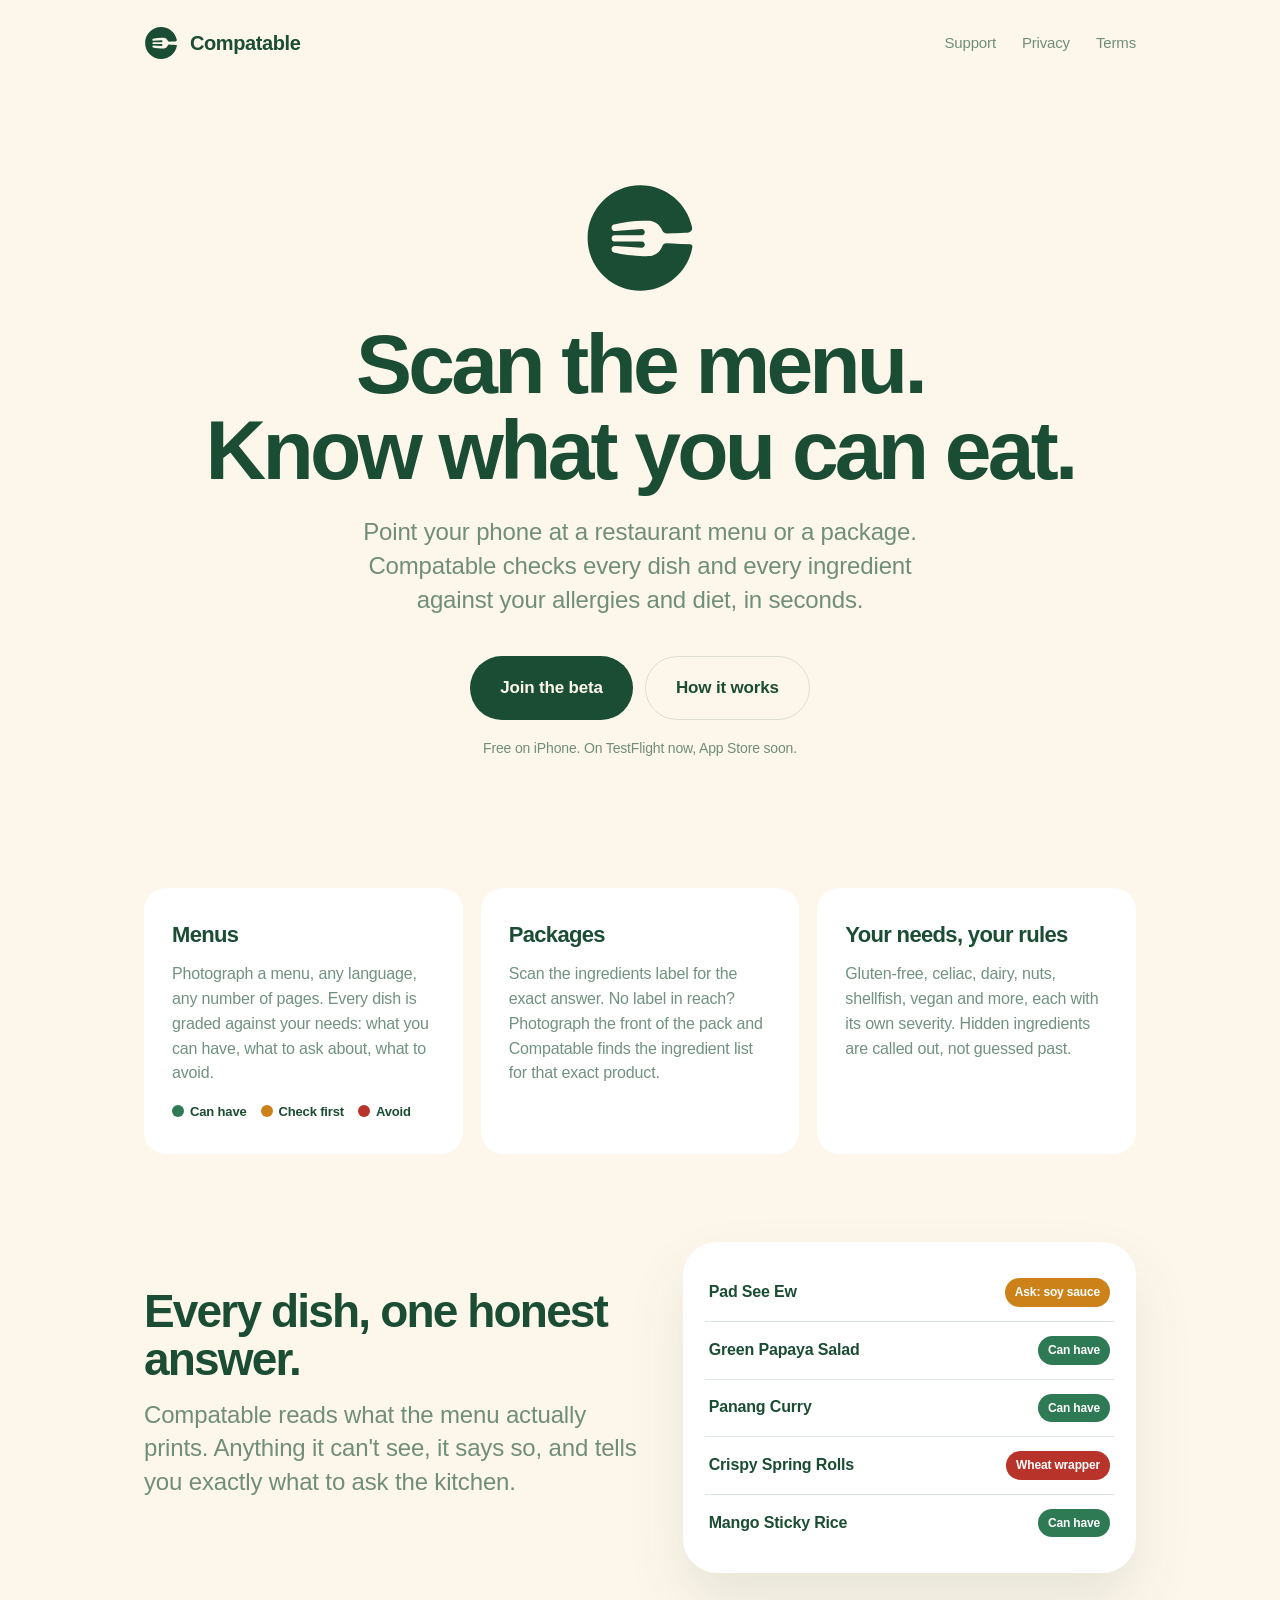
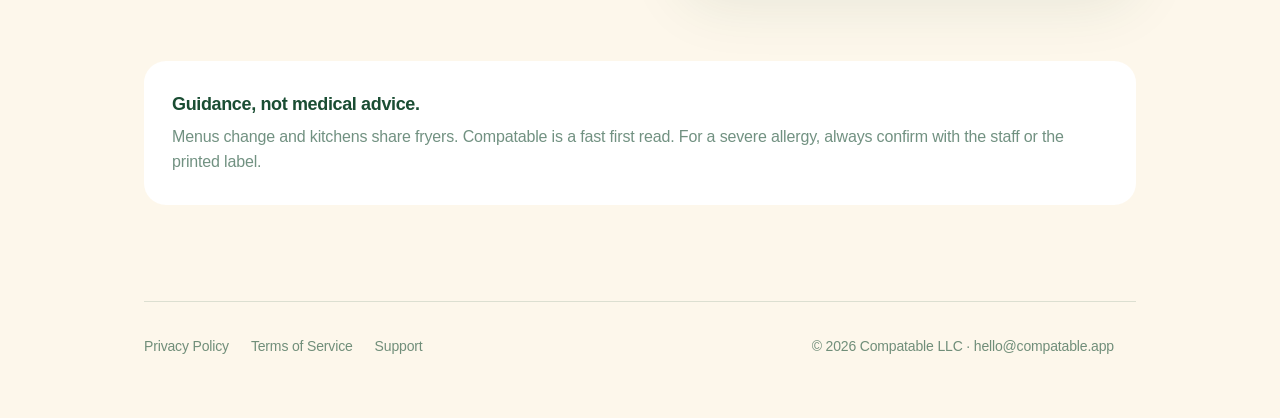
<file: index.html>
<!DOCTYPE html>
<html lang="en">
<head>
<meta charset="utf-8">
<meta name="viewport" content="width=device-width, initial-scale=1">
<title>Compatable</title>
<meta name="description" content="Scan a restaurant menu or a package and check every ingredient against your allergies and diet.">
<link rel="stylesheet" href="style.css">
<link rel="icon" href="favicon.svg" type="image/svg+xml">
</head>
<body>
<div class="wrap">
<header class="top">
  <a class="brand" href="/"><svg class="mark" viewBox="-12 -12 418 421" aria-hidden="true"><path fill="currentColor" d="M198.445 0C294.351 0 374.367 68.0342 392.863 158.473C395.002 168.935 386.819 178.306 376.148 178.723L367.674 179.115L331.804 180.427L322.084 180.881L298.651 181.78C290.096 182.108 283.095 176.265 279.748 168.385C271.476 148.898 252.922 135.293 231.57 133.781C224.228 133.257 217.253 133.589 209.894 133.781C172.541 134.769 135.653 139.278 99.2744 147.396C94.1339 148.54 90.9754 152.761 90.335 157.602C89.9314 160.651 90.4405 163.911 92.002 166.401C94.6161 170.596 98.7567 172.273 103.748 171.924L203.429 164.994C209.92 164.54 214.92 170.561 215.069 176.424C215.21 181.938 210.674 188.3 204.306 188.317L101.187 188.579C96.3355 188.597 92.4319 192.153 91.0547 196.182C89.7651 199.965 90.1595 203.487 92.3613 206.834C94.0105 209.351 97.2302 211.867 101.143 211.867L203.902 212.033C210.376 212.042 215.262 218.15 215.078 223.979C214.894 229.807 209.867 235.81 203.367 235.355L103.783 228.461C97.8795 228.059 92.7475 230.769 90.9316 236.309C88.6862 243.151 91.7391 251.303 99.2656 253.024C116.231 256.913 133.109 260.242 150.549 262.095L173.638 264.542L181.884 265.337L208.543 266.639C216.447 267.023 224.096 267.215 231.974 266.612C254.229 264.9 273.239 250.246 280.73 229.519C283.104 222.954 289.134 218.348 296.112 218.545L296.337 218.552H296.328L321.312 219.539L348.69 220.667L385.324 222.108C390.771 222.292 394.911 227.11 393.983 232.48C377.843 325.862 296.439 396.89 198.445 396.89C88.8474 396.89 0.000263564 308.043 0 198.445C0 88.8472 88.8473 6.60518e-05 198.445 0Z"/></svg>Compatable</a>
  <nav><a href="/support.html">Support</a><a href="/privacy.html">Privacy</a><a href="/terms.html">Terms</a></nav>
</header>

<section class="hero">
  <svg class="mark" viewBox="-12 -12 418 421" aria-hidden="true"><path fill="currentColor" d="M198.445 0C294.351 0 374.367 68.0342 392.863 158.473C395.002 168.935 386.819 178.306 376.148 178.723L367.674 179.115L331.804 180.427L322.084 180.881L298.651 181.78C290.096 182.108 283.095 176.265 279.748 168.385C271.476 148.898 252.922 135.293 231.57 133.781C224.228 133.257 217.253 133.589 209.894 133.781C172.541 134.769 135.653 139.278 99.2744 147.396C94.1339 148.54 90.9754 152.761 90.335 157.602C89.9314 160.651 90.4405 163.911 92.002 166.401C94.6161 170.596 98.7567 172.273 103.748 171.924L203.429 164.994C209.92 164.54 214.92 170.561 215.069 176.424C215.21 181.938 210.674 188.3 204.306 188.317L101.187 188.579C96.3355 188.597 92.4319 192.153 91.0547 196.182C89.7651 199.965 90.1595 203.487 92.3613 206.834C94.0105 209.351 97.2302 211.867 101.143 211.867L203.902 212.033C210.376 212.042 215.262 218.15 215.078 223.979C214.894 229.807 209.867 235.81 203.367 235.355L103.783 228.461C97.8795 228.059 92.7475 230.769 90.9316 236.309C88.6862 243.151 91.7391 251.303 99.2656 253.024C116.231 256.913 133.109 260.242 150.549 262.095L173.638 264.542L181.884 265.337L208.543 266.639C216.447 267.023 224.096 267.215 231.974 266.612C254.229 264.9 273.239 250.246 280.73 229.519C283.104 222.954 289.134 218.348 296.112 218.545L296.337 218.552H296.328L321.312 219.539L348.69 220.667L385.324 222.108C390.771 222.292 394.911 227.11 393.983 232.48C377.843 325.862 296.439 396.89 198.445 396.89C88.8474 396.89 0.000263564 308.043 0 198.445C0 88.8472 88.8473 6.60518e-05 198.445 0Z"/></svg>
  <h1>Scan the menu.<br>Know what you can eat.</h1>
  <p class="lede">Point your phone at a restaurant menu or a package. Compatable checks every dish and every ingredient against your allergies and diet, in seconds.</p>
  <div class="ctas"><a class="cta" href="/beta.html">Join the beta</a><a class="cta quiet" href="/support.html#how">How it works</a></div>
  <p class="note">Free on iPhone. On TestFlight now, App Store soon.</p>
</section>

<div class="grid">
  <div class="card">
    <h3>Menus</h3>
    <p>Photograph a menu, any language, any number of pages. Every dish is graded against your needs: what you can have, what to ask about, what to avoid.</p>
    <div class="verdicts"><span><span class="dot" style="background:var(--green)"></span>Can have</span><span><span class="dot" style="background:var(--amber)"></span>Check first</span><span><span class="dot" style="background:var(--red)"></span>Avoid</span></div>
  </div>
  <div class="card">
    <h3>Packages</h3>
    <p>Scan the ingredients label for the exact answer. No label in reach? Photograph the front of the pack and Compatable finds the ingredient list for that exact product.</p>
  </div>
  <div class="card">
    <h3>Your needs, your rules</h3>
    <p>Gluten-free, celiac, dairy, nuts, shellfish, vegan and more, each with its own severity. Hidden ingredients are called out, not guessed past.</p>
  </div>
</div>

<section class="section">
  <div class="two">
    <div>
      <h2>Every dish, one honest answer.</h2>
      <p class="lede">Compatable reads what the menu actually prints. Anything it can't see, it says so, and tells you exactly what to ask the kitchen.</p>
    </div>
    <div class="phone">
      <div class="row"><span>Pad See Ew</span><span class="tag ask">Ask: soy sauce</span></div>
      <div class="row"><span>Green Papaya Salad</span><span class="tag ok">Can have</span></div>
      <div class="row"><span>Panang Curry</span><span class="tag ok">Can have</span></div>
      <div class="row"><span>Crispy Spring Rolls</span><span class="tag no">Wheat wrapper</span></div>
      <div class="row"><span>Mango Sticky Rice</span><span class="tag ok">Can have</span></div>
    </div>
  </div>
</section>

<div class="safety">
  <strong>Guidance, not medical advice.</strong>
  <p>Menus change and kitchens share fryers. Compatable is a fast first read. For a severe allergy, always confirm with the staff or the printed label.</p>
</div>

<footer>
  <div><a href="/privacy.html">Privacy Policy</a><a href="/terms.html">Terms of Service</a><a href="/support.html">Support</a></div>
  <div>&copy; 2026 Compatable LLC &middot; <a href="mailto:hello@compatable.app">hello@compatable.app</a></div>
</footer>
</div>
</body>
</html>
</file>
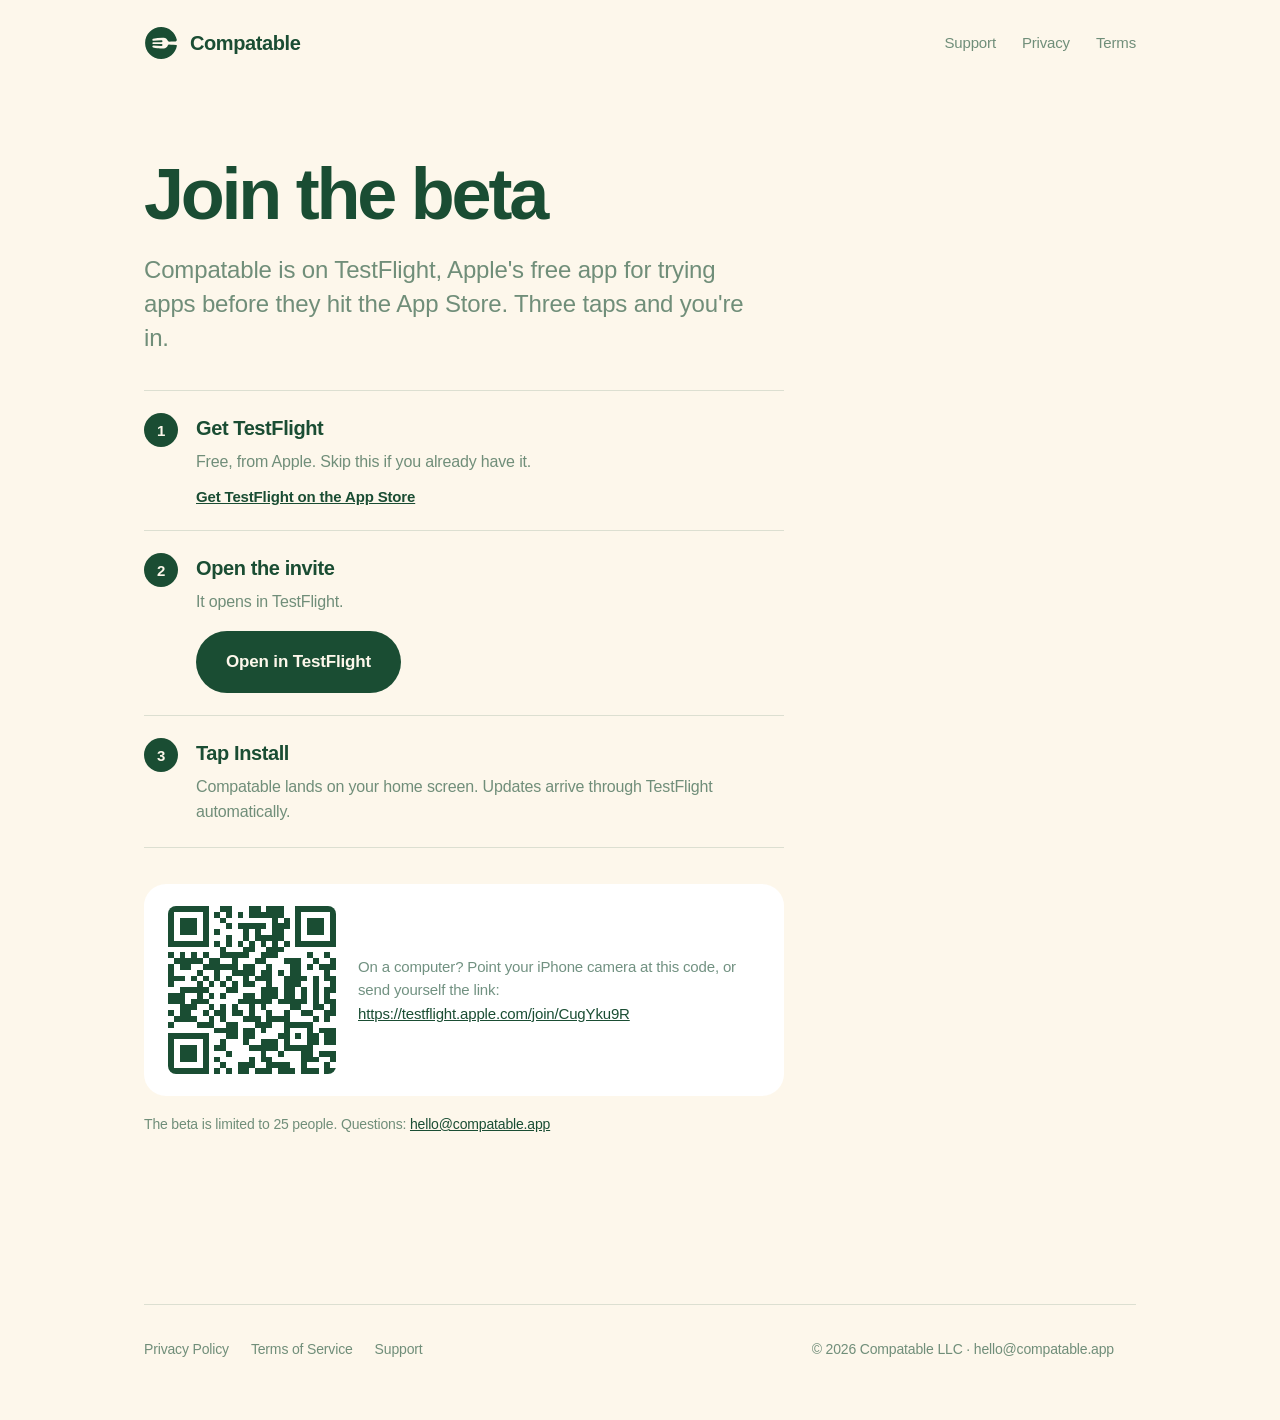
<file: beta.html>
<!DOCTYPE html>
<html lang="en">
<head>
<meta charset="utf-8">
<meta name="viewport" content="width=device-width, initial-scale=1">
<title>Compatable Beta</title>
<meta name="description" content="Scan a restaurant menu or a package and check every ingredient against your allergies and diet.">
<link rel="stylesheet" href="style.css">
<link rel="icon" href="favicon.svg" type="image/svg+xml">
</head>
<body>
<div class="wrap">
<header class="top">
  <a class="brand" href="/"><svg class="mark" viewBox="-12 -12 418 421" aria-hidden="true"><path fill="currentColor" d="M198.445 0C294.351 0 374.367 68.0342 392.863 158.473C395.002 168.935 386.819 178.306 376.148 178.723L367.674 179.115L331.804 180.427L322.084 180.881L298.651 181.78C290.096 182.108 283.095 176.265 279.748 168.385C271.476 148.898 252.922 135.293 231.57 133.781C224.228 133.257 217.253 133.589 209.894 133.781C172.541 134.769 135.653 139.278 99.2744 147.396C94.1339 148.54 90.9754 152.761 90.335 157.602C89.9314 160.651 90.4405 163.911 92.002 166.401C94.6161 170.596 98.7567 172.273 103.748 171.924L203.429 164.994C209.92 164.54 214.92 170.561 215.069 176.424C215.21 181.938 210.674 188.3 204.306 188.317L101.187 188.579C96.3355 188.597 92.4319 192.153 91.0547 196.182C89.7651 199.965 90.1595 203.487 92.3613 206.834C94.0105 209.351 97.2302 211.867 101.143 211.867L203.902 212.033C210.376 212.042 215.262 218.15 215.078 223.979C214.894 229.807 209.867 235.81 203.367 235.355L103.783 228.461C97.8795 228.059 92.7475 230.769 90.9316 236.309C88.6862 243.151 91.7391 251.303 99.2656 253.024C116.231 256.913 133.109 260.242 150.549 262.095L173.638 264.542L181.884 265.337L208.543 266.639C216.447 267.023 224.096 267.215 231.974 266.612C254.229 264.9 273.239 250.246 280.73 229.519C283.104 222.954 289.134 218.348 296.112 218.545L296.337 218.552H296.328L321.312 219.539L348.69 220.667L385.324 222.108C390.771 222.292 394.911 227.11 393.983 232.48C377.843 325.862 296.439 396.89 198.445 396.89C88.8474 396.89 0.000263564 308.043 0 198.445C0 88.8472 88.8473 6.60518e-05 198.445 0Z"/></svg>Compatable</a>
  <nav><a href="/support.html">Support</a><a href="/privacy.html">Privacy</a><a href="/terms.html">Terms</a></nav>
</header>


<section class="hero beta">
  <h1>Join the beta</h1>
  <p class="lede">Compatable is on TestFlight, Apple's free app for trying apps before they hit the App Store. Three taps and you're in.</p>
  <ol class="steps">
    <li><span class="n">1</span><div><strong>Get TestFlight</strong><span>Free, from Apple. Skip this if you already have it.</span><a class="mini" href="https://apps.apple.com/app/testflight/id899247664">Get TestFlight on the App Store</a></div></li>
    <li><span class="n">2</span><div><strong>Open the invite</strong><span>It opens in TestFlight.</span><a class="cta" href="https://testflight.apple.com/join/CugYku9R">Open in TestFlight</a></div></li>
    <li><span class="n">3</span><div><strong>Tap Install</strong><span>Compatable lands on your home screen. Updates arrive through TestFlight automatically.</span></div></li>
  </ol>
  <div class="qrbox"><img class="qr" src="beta-qr.svg" alt="QR code for the TestFlight invite" width="168" height="168"><p>On a computer? Point your iPhone camera at this code, or send yourself the link:<br><a href="https://testflight.apple.com/join/CugYku9R">https://testflight.apple.com/join/CugYku9R</a></p></div>
  <p class="note">The beta is limited to 25 people. Questions: <a href="mailto:hello@compatable.app">hello@compatable.app</a></p>
</section>
<footer>
  <div><a href="/privacy.html">Privacy Policy</a><a href="/terms.html">Terms of Service</a><a href="/support.html">Support</a></div>
  <div>&copy; 2026 Compatable LLC &middot; <a href="mailto:hello@compatable.app">hello@compatable.app</a></div>
</footer>
</div>
</body>
</html>
</file>
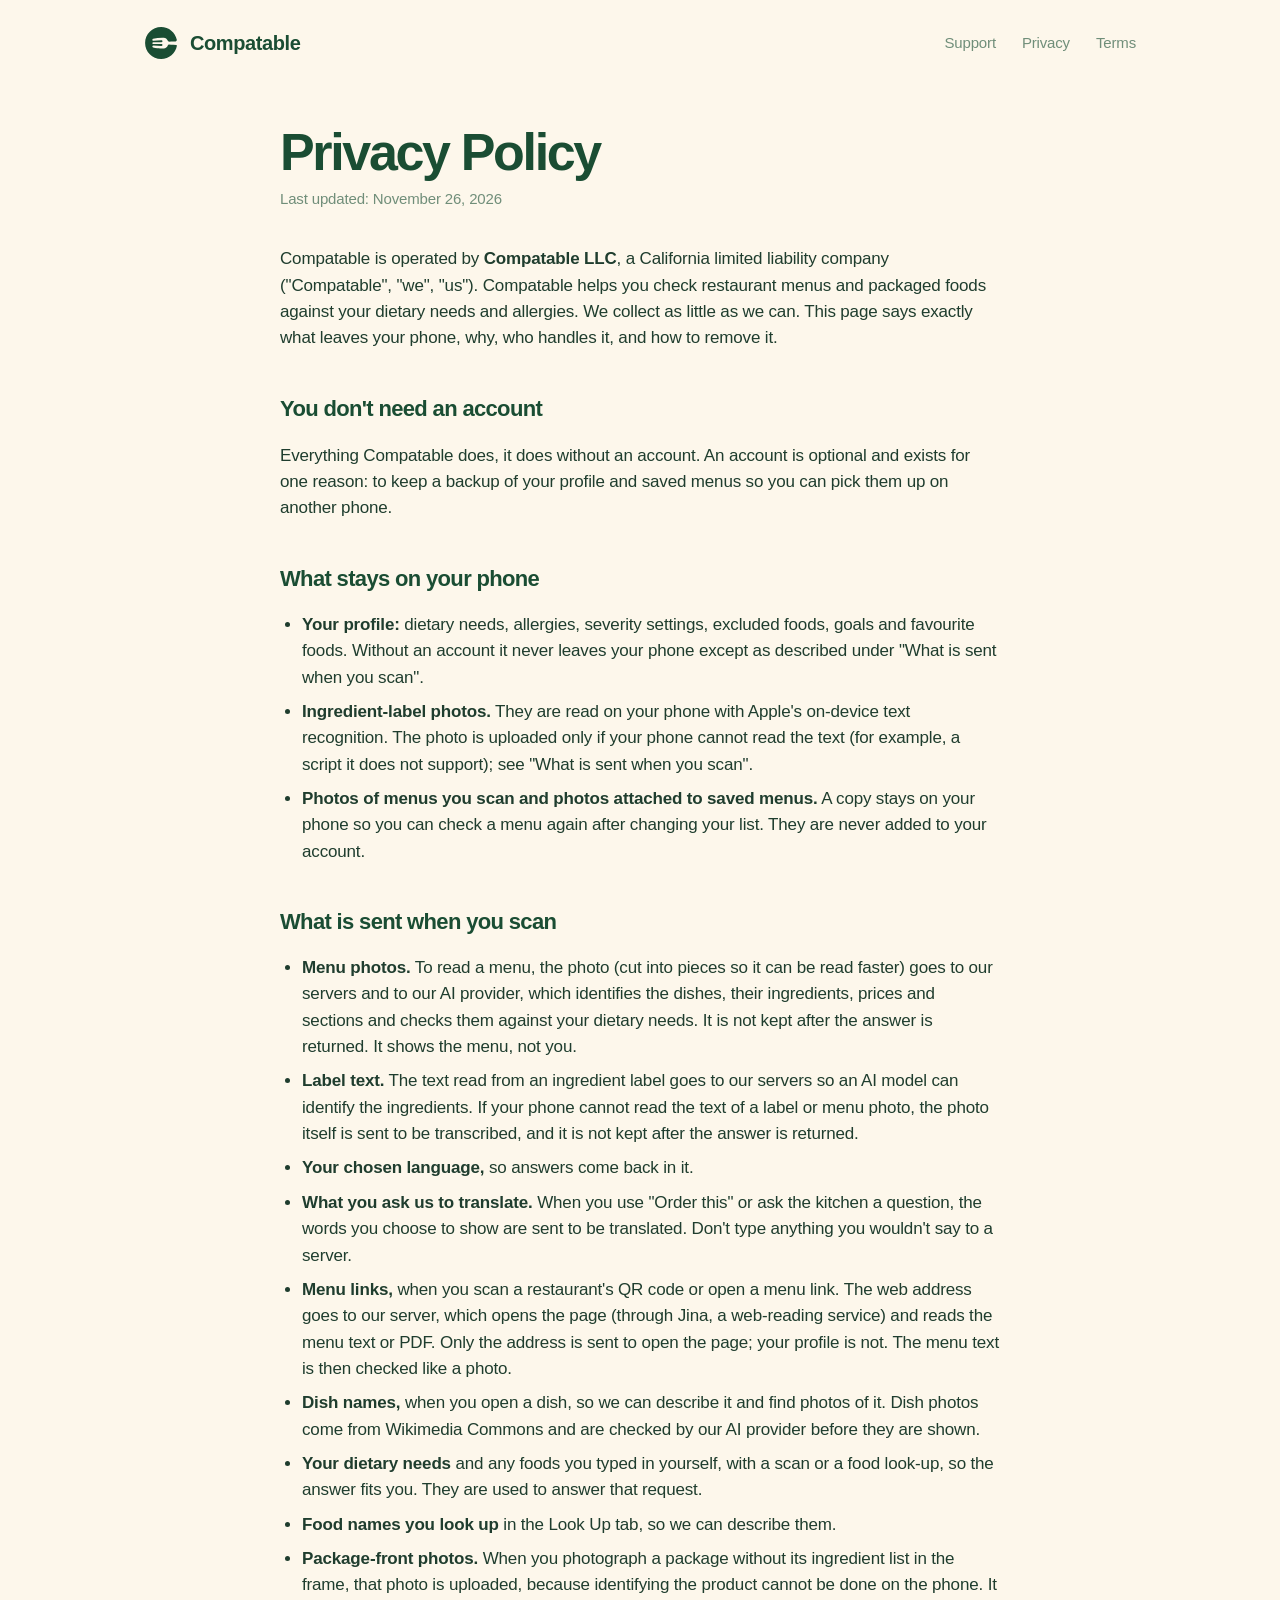
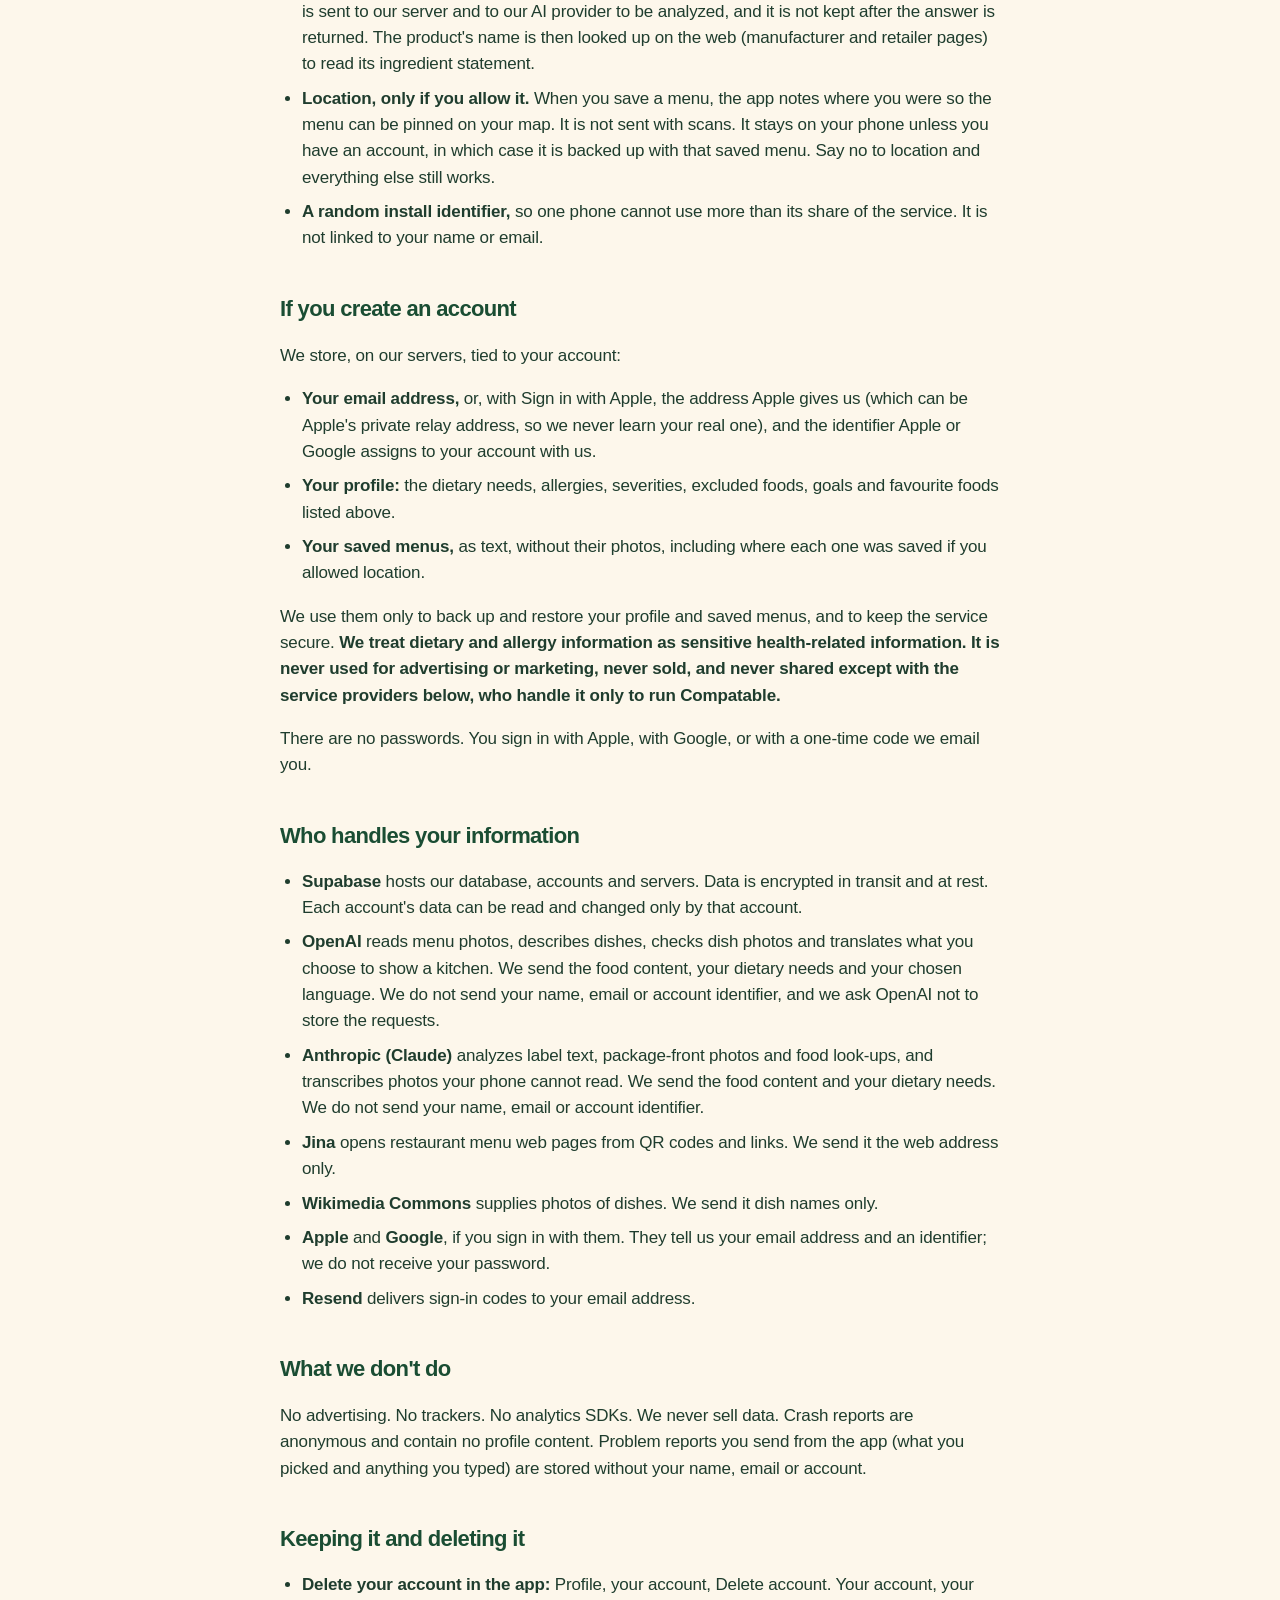
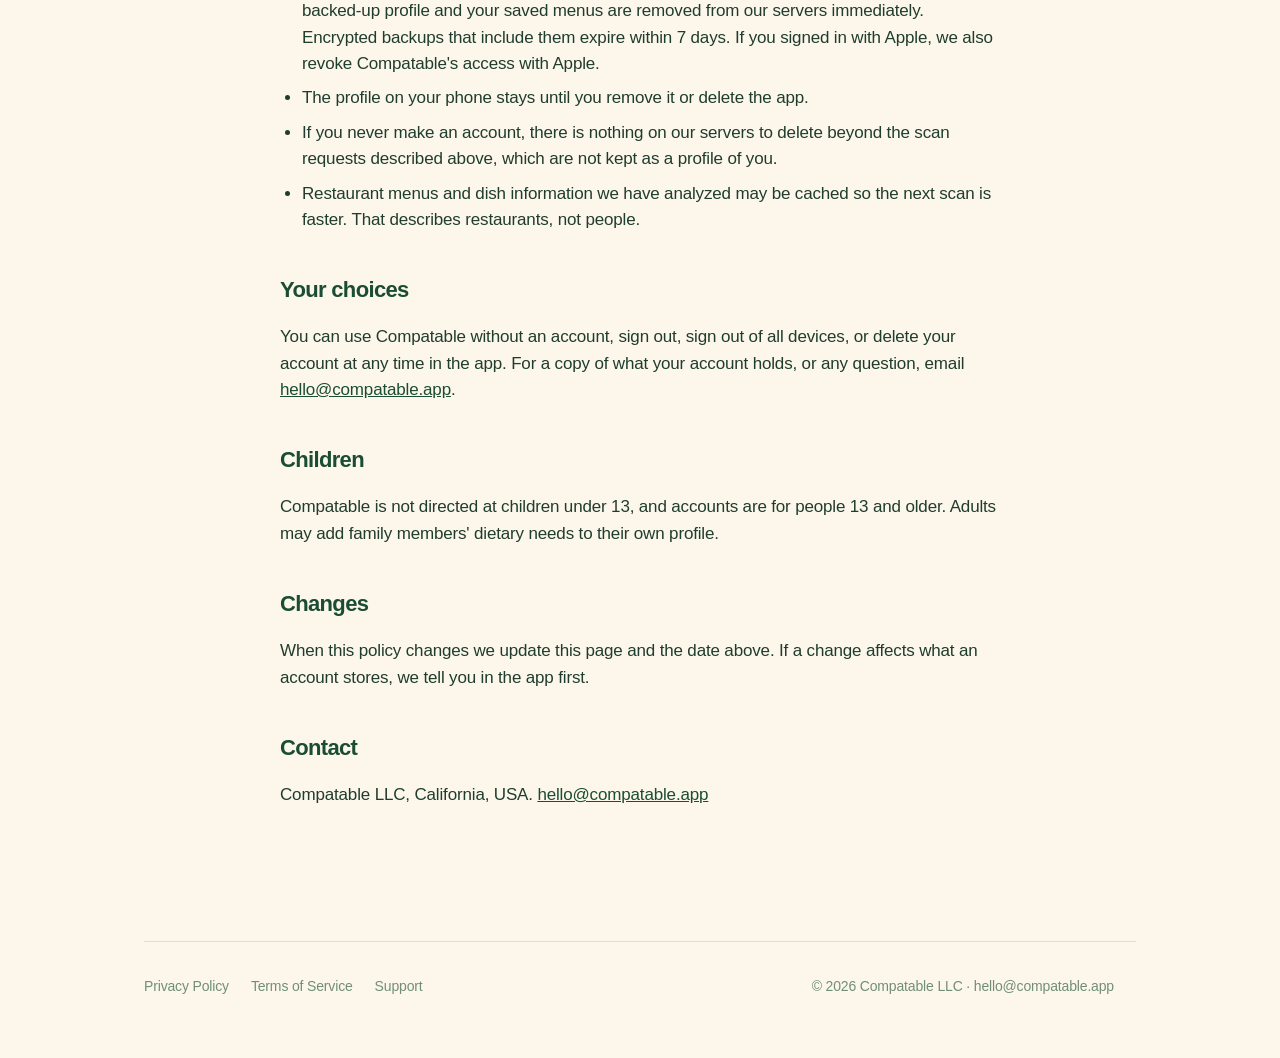
<file: privacy.html>
<!DOCTYPE html>
<html lang="en">
<head>
<meta charset="utf-8">
<meta name="viewport" content="width=device-width, initial-scale=1">
<title>Compatable Privacy Policy</title>
<meta name="description" content="What Compatable collects, why, and how to delete it.">
<link rel="stylesheet" href="style.css">
<link rel="icon" href="favicon.svg" type="image/svg+xml">
</head>
<body>
<div class="wrap">
<header class="top">
  <a class="brand" href="/"><svg class="mark" viewBox="-12 -12 418 421" aria-hidden="true"><path fill="currentColor" d="M198.445 0C294.351 0 374.367 68.0342 392.863 158.473C395.002 168.935 386.819 178.306 376.148 178.723L367.674 179.115L331.804 180.427L322.084 180.881L298.651 181.78C290.096 182.108 283.095 176.265 279.748 168.385C271.476 148.898 252.922 135.293 231.57 133.781C224.228 133.257 217.253 133.589 209.894 133.781C172.541 134.769 135.653 139.278 99.2744 147.396C94.1339 148.54 90.9754 152.761 90.335 157.602C89.9314 160.651 90.4405 163.911 92.002 166.401C94.6161 170.596 98.7567 172.273 103.748 171.924L203.429 164.994C209.92 164.54 214.92 170.561 215.069 176.424C215.21 181.938 210.674 188.3 204.306 188.317L101.187 188.579C96.3355 188.597 92.4319 192.153 91.0547 196.182C89.7651 199.965 90.1595 203.487 92.3613 206.834C94.0105 209.351 97.2302 211.867 101.143 211.867L203.902 212.033C210.376 212.042 215.262 218.15 215.078 223.979C214.894 229.807 209.867 235.81 203.367 235.355L103.783 228.461C97.8795 228.059 92.7475 230.769 90.9316 236.309C88.6862 243.151 91.7391 251.303 99.2656 253.024C116.231 256.913 133.109 260.242 150.549 262.095L173.638 264.542L181.884 265.337L208.543 266.639C216.447 267.023 224.096 267.215 231.974 266.612C254.229 264.9 273.239 250.246 280.73 229.519C283.104 222.954 289.134 218.348 296.112 218.545L296.337 218.552H296.328L321.312 219.539L348.69 220.667L385.324 222.108C390.771 222.292 394.911 227.11 393.983 232.48C377.843 325.862 296.439 396.89 198.445 396.89C88.8474 396.89 0.000263564 308.043 0 198.445C0 88.8472 88.8473 6.60518e-05 198.445 0Z"/></svg>Compatable</a>
  <nav><a href="/support.html">Support</a><a href="/privacy.html">Privacy</a><a href="/terms.html">Terms</a></nav>
</header>

<article>
<h1>Privacy Policy</h1>
<p class="updated">Last updated: November 26, 2026</p>
<p>Compatable is operated by <strong>Compatable LLC</strong>, a California limited liability company ("Compatable", "we", "us"). Compatable helps you check restaurant menus and packaged foods against your dietary needs and allergies. We collect as little as we can. This page says exactly what leaves your phone, why, who handles it, and how to remove it.</p>

<h2>You don't need an account</h2>
<p>Everything Compatable does, it does without an account. An account is optional and exists for one reason: to keep a backup of your profile and saved menus so you can pick them up on another phone.</p>

<h2>What stays on your phone</h2>
<ul>
  <li><strong>Your profile:</strong> dietary needs, allergies, severity settings, excluded foods, goals and favourite foods. Without an account it never leaves your phone except as described under "What is sent when you scan".</li>
  <li><strong>Ingredient-label photos.</strong> They are read on your phone with Apple's on-device text recognition. The photo is uploaded only if your phone cannot read the text (for example, a script it does not support); see "What is sent when you scan".</li>
  <li><strong>Photos of menus you scan and photos attached to saved menus.</strong> A copy stays on your phone so you can check a menu again after changing your list. They are never added to your account.</li>
</ul>

<h2>What is sent when you scan</h2>
<ul>
  <li><strong>Menu photos.</strong> To read a menu, the photo (cut into pieces so it can be read faster) goes to our servers and to our AI provider, which identifies the dishes, their ingredients, prices and sections and checks them against your dietary needs. It is not kept after the answer is returned. It shows the menu, not you.</li>
  <li><strong>Label text.</strong> The text read from an ingredient label goes to our servers so an AI model can identify the ingredients. If your phone cannot read the text of a label or menu photo, the photo itself is sent to be transcribed, and it is not kept after the answer is returned.</li>
  <li><strong>Your chosen language,</strong> so answers come back in it.</li>
  <li><strong>What you ask us to translate.</strong> When you use "Order this" or ask the kitchen a question, the words you choose to show are sent to be translated. Don't type anything you wouldn't say to a server.</li>
  <li><strong>Menu links,</strong> when you scan a restaurant's QR code or open a menu link. The web address goes to our server, which opens the page (through Jina, a web-reading service) and reads the menu text or PDF. Only the address is sent to open the page; your profile is not. The menu text is then checked like a photo.</li>
  <li><strong>Dish names,</strong> when you open a dish, so we can describe it and find photos of it. Dish photos come from Wikimedia Commons and are checked by our AI provider before they are shown.</li>
  <li><strong>Your dietary needs</strong> and any foods you typed in yourself, with a scan or a food look-up, so the answer fits you. They are used to answer that request.</li>
  <li><strong>Food names you look up</strong> in the Look Up tab, so we can describe them.</li>
  <li><strong>Package-front photos.</strong> When you photograph a package without its ingredient list in the frame, that photo is uploaded, because identifying the product cannot be done on the phone. It is sent to our server and to our AI provider to be analyzed, and it is not kept after the answer is returned. The product's name is then looked up on the web (manufacturer and retailer pages) to read its ingredient statement.</li>
  <li><strong>Location, only if you allow it.</strong> When you save a menu, the app notes where you were so the menu can be pinned on your map. It is not sent with scans. It stays on your phone unless you have an account, in which case it is backed up with that saved menu. Say no to location and everything else still works.</li>
  <li><strong>A random install identifier,</strong> so one phone cannot use more than its share of the service. It is not linked to your name or email.</li>
</ul>

<h2>If you create an account</h2>
<p>We store, on our servers, tied to your account:</p>
<ul>
  <li><strong>Your email address,</strong> or, with Sign in with Apple, the address Apple gives us (which can be Apple's private relay address, so we never learn your real one), and the identifier Apple or Google assigns to your account with us.</li>
  <li><strong>Your profile:</strong> the dietary needs, allergies, severities, excluded foods, goals and favourite foods listed above.</li>
  <li><strong>Your saved menus,</strong> as text, without their photos, including where each one was saved if you allowed location.</li>
</ul>
<p>We use them only to back up and restore your profile and saved menus, and to keep the service secure. <strong>We treat dietary and allergy information as sensitive health-related information. It is never used for advertising or marketing, never sold, and never shared except with the service providers below, who handle it only to run Compatable.</strong></p>
<p>There are no passwords. You sign in with Apple, with Google, or with a one-time code we email you.</p>

<h2>Who handles your information</h2>
<ul>
  <li><strong>Supabase</strong> hosts our database, accounts and servers. Data is encrypted in transit and at rest. Each account's data can be read and changed only by that account.</li>
  <li><strong>OpenAI</strong> reads menu photos, describes dishes, checks dish photos and translates what you choose to show a kitchen. We send the food content, your dietary needs and your chosen language. We do not send your name, email or account identifier, and we ask OpenAI not to store the requests.</li>
  <li><strong>Anthropic (Claude)</strong> analyzes label text, package-front photos and food look-ups, and transcribes photos your phone cannot read. We send the food content and your dietary needs. We do not send your name, email or account identifier.</li>
  <li><strong>Jina</strong> opens restaurant menu web pages from QR codes and links. We send it the web address only.</li>
  <li><strong>Wikimedia Commons</strong> supplies photos of dishes. We send it dish names only.</li>
  <li><strong>Apple</strong> and <strong>Google</strong>, if you sign in with them. They tell us your email address and an identifier; we do not receive your password.</li>
  <li><strong>Resend</strong> delivers sign-in codes to your email address.</li>
</ul>

<h2>What we don't do</h2>
<p>No advertising. No trackers. No analytics SDKs. We never sell data. Crash reports are anonymous and contain no profile content. Problem reports you send from the app (what you picked and anything you typed) are stored without your name, email or account.</p>

<h2>Keeping it and deleting it</h2>
<ul>
  <li><strong>Delete your account in the app:</strong> Profile, your account, Delete account. Your account, your backed-up profile and your saved menus are removed from our servers immediately. Encrypted backups that include them expire within 7 days. If you signed in with Apple, we also revoke Compatable's access with Apple.</li>
  <li>The profile on your phone stays until you remove it or delete the app.</li>
  <li>If you never make an account, there is nothing on our servers to delete beyond the scan requests described above, which are not kept as a profile of you.</li>
  <li>Restaurant menus and dish information we have analyzed may be cached so the next scan is faster. That describes restaurants, not people.</li>
</ul>

<h2>Your choices</h2>
<p>You can use Compatable without an account, sign out, sign out of all devices, or delete your account at any time in the app. For a copy of what your account holds, or any question, email <a href="mailto:hello@compatable.app">hello@compatable.app</a>.</p>

<h2>Children</h2>
<p>Compatable is not directed at children under 13, and accounts are for people 13 and older. Adults may add family members' dietary needs to their own profile.</p>

<h2>Changes</h2>
<p>When this policy changes we update this page and the date above. If a change affects what an account stores, we tell you in the app first.</p>

<h2>Contact</h2>
<p>Compatable LLC, California, USA. <a href="mailto:hello@compatable.app">hello@compatable.app</a></p>
</article>

<footer>
  <div><a href="/privacy.html">Privacy Policy</a><a href="/terms.html">Terms of Service</a><a href="/support.html">Support</a></div>
  <div>&copy; 2026 Compatable LLC &middot; <a href="mailto:hello@compatable.app">hello@compatable.app</a></div>
</footer>
</div>
</body>
</html>
</file>
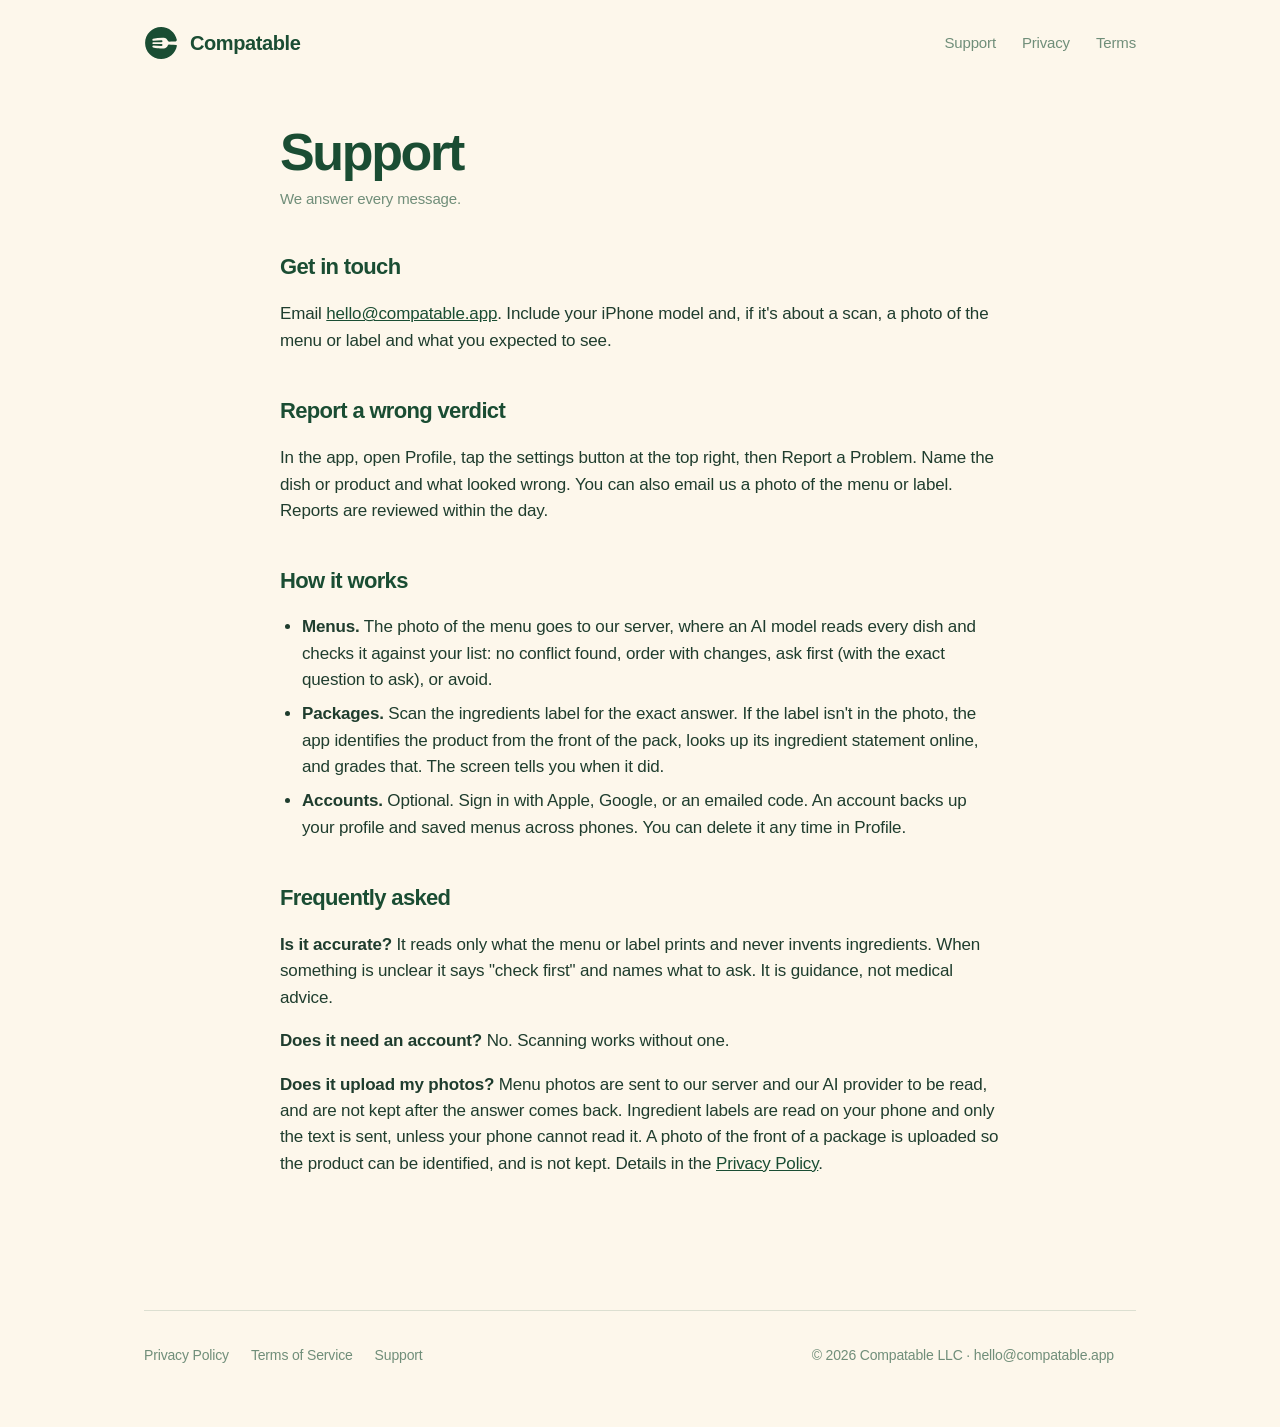
<file: support.html>
<!DOCTYPE html>
<html lang="en">
<head>
<meta charset="utf-8">
<meta name="viewport" content="width=device-width, initial-scale=1">
<title>Compatable Support</title>
<meta name="description" content="Help and contact for the Compatable app.">
<link rel="stylesheet" href="style.css">
<link rel="icon" href="favicon.svg" type="image/svg+xml">
</head>
<body>
<div class="wrap">
<header class="top">
  <a class="brand" href="/"><svg class="mark" viewBox="-12 -12 418 421" aria-hidden="true"><path fill="currentColor" d="M198.445 0C294.351 0 374.367 68.0342 392.863 158.473C395.002 168.935 386.819 178.306 376.148 178.723L367.674 179.115L331.804 180.427L322.084 180.881L298.651 181.78C290.096 182.108 283.095 176.265 279.748 168.385C271.476 148.898 252.922 135.293 231.57 133.781C224.228 133.257 217.253 133.589 209.894 133.781C172.541 134.769 135.653 139.278 99.2744 147.396C94.1339 148.54 90.9754 152.761 90.335 157.602C89.9314 160.651 90.4405 163.911 92.002 166.401C94.6161 170.596 98.7567 172.273 103.748 171.924L203.429 164.994C209.92 164.54 214.92 170.561 215.069 176.424C215.21 181.938 210.674 188.3 204.306 188.317L101.187 188.579C96.3355 188.597 92.4319 192.153 91.0547 196.182C89.7651 199.965 90.1595 203.487 92.3613 206.834C94.0105 209.351 97.2302 211.867 101.143 211.867L203.902 212.033C210.376 212.042 215.262 218.15 215.078 223.979C214.894 229.807 209.867 235.81 203.367 235.355L103.783 228.461C97.8795 228.059 92.7475 230.769 90.9316 236.309C88.6862 243.151 91.7391 251.303 99.2656 253.024C116.231 256.913 133.109 260.242 150.549 262.095L173.638 264.542L181.884 265.337L208.543 266.639C216.447 267.023 224.096 267.215 231.974 266.612C254.229 264.9 273.239 250.246 280.73 229.519C283.104 222.954 289.134 218.348 296.112 218.545L296.337 218.552H296.328L321.312 219.539L348.69 220.667L385.324 222.108C390.771 222.292 394.911 227.11 393.983 232.48C377.843 325.862 296.439 396.89 198.445 396.89C88.8474 396.89 0.000263564 308.043 0 198.445C0 88.8472 88.8473 6.60518e-05 198.445 0Z"/></svg>Compatable</a>
  <nav><a href="/support.html">Support</a><a href="/privacy.html">Privacy</a><a href="/terms.html">Terms</a></nav>
</header>

<article>
<h1>Support</h1>
<p class="updated">We answer every message.</p>
<h2>Get in touch</h2>
<p>Email <a href="mailto:hello@compatable.app">hello@compatable.app</a>. Include your iPhone model and, if it's about a scan, a photo of the menu or label and what you expected to see.</p>
<h2>Report a wrong verdict</h2>
<p>In the app, open Profile, tap the settings button at the top right, then Report a Problem. Name the dish or product and what looked wrong. You can also email us a photo of the menu or label. Reports are reviewed within the day.</p>
<h2 id="how">How it works</h2>
<ul>
  <li><strong>Menus.</strong> The photo of the menu goes to our server, where an AI model reads every dish and checks it against your list: no conflict found, order with changes, ask first (with the exact question to ask), or avoid.</li>
  <li><strong>Packages.</strong> Scan the ingredients label for the exact answer. If the label isn't in the photo, the app identifies the product from the front of the pack, looks up its ingredient statement online, and grades that. The screen tells you when it did.</li>
  <li><strong>Accounts.</strong> Optional. Sign in with Apple, Google, or an emailed code. An account backs up your profile and saved menus across phones. You can delete it any time in Profile.</li>
</ul>
<h2>Frequently asked</h2>
<p><strong>Is it accurate?</strong> It reads only what the menu or label prints and never invents ingredients. When something is unclear it says "check first" and names what to ask. It is guidance, not medical advice.</p>
<p><strong>Does it need an account?</strong> No. Scanning works without one.</p>
<p><strong>Does it upload my photos?</strong> Menu photos are sent to our server and our AI provider to be read, and are not kept after the answer comes back. Ingredient labels are read on your phone and only the text is sent, unless your phone cannot read it. A photo of the front of a package is uploaded so the product can be identified, and is not kept. Details in the <a href="/privacy.html">Privacy Policy</a>.</p>
</article>

<footer>
  <div><a href="/privacy.html">Privacy Policy</a><a href="/terms.html">Terms of Service</a><a href="/support.html">Support</a></div>
  <div>&copy; 2026 Compatable LLC &middot; <a href="mailto:hello@compatable.app">hello@compatable.app</a></div>
</footer>
</div>
</body>
</html>
</file>
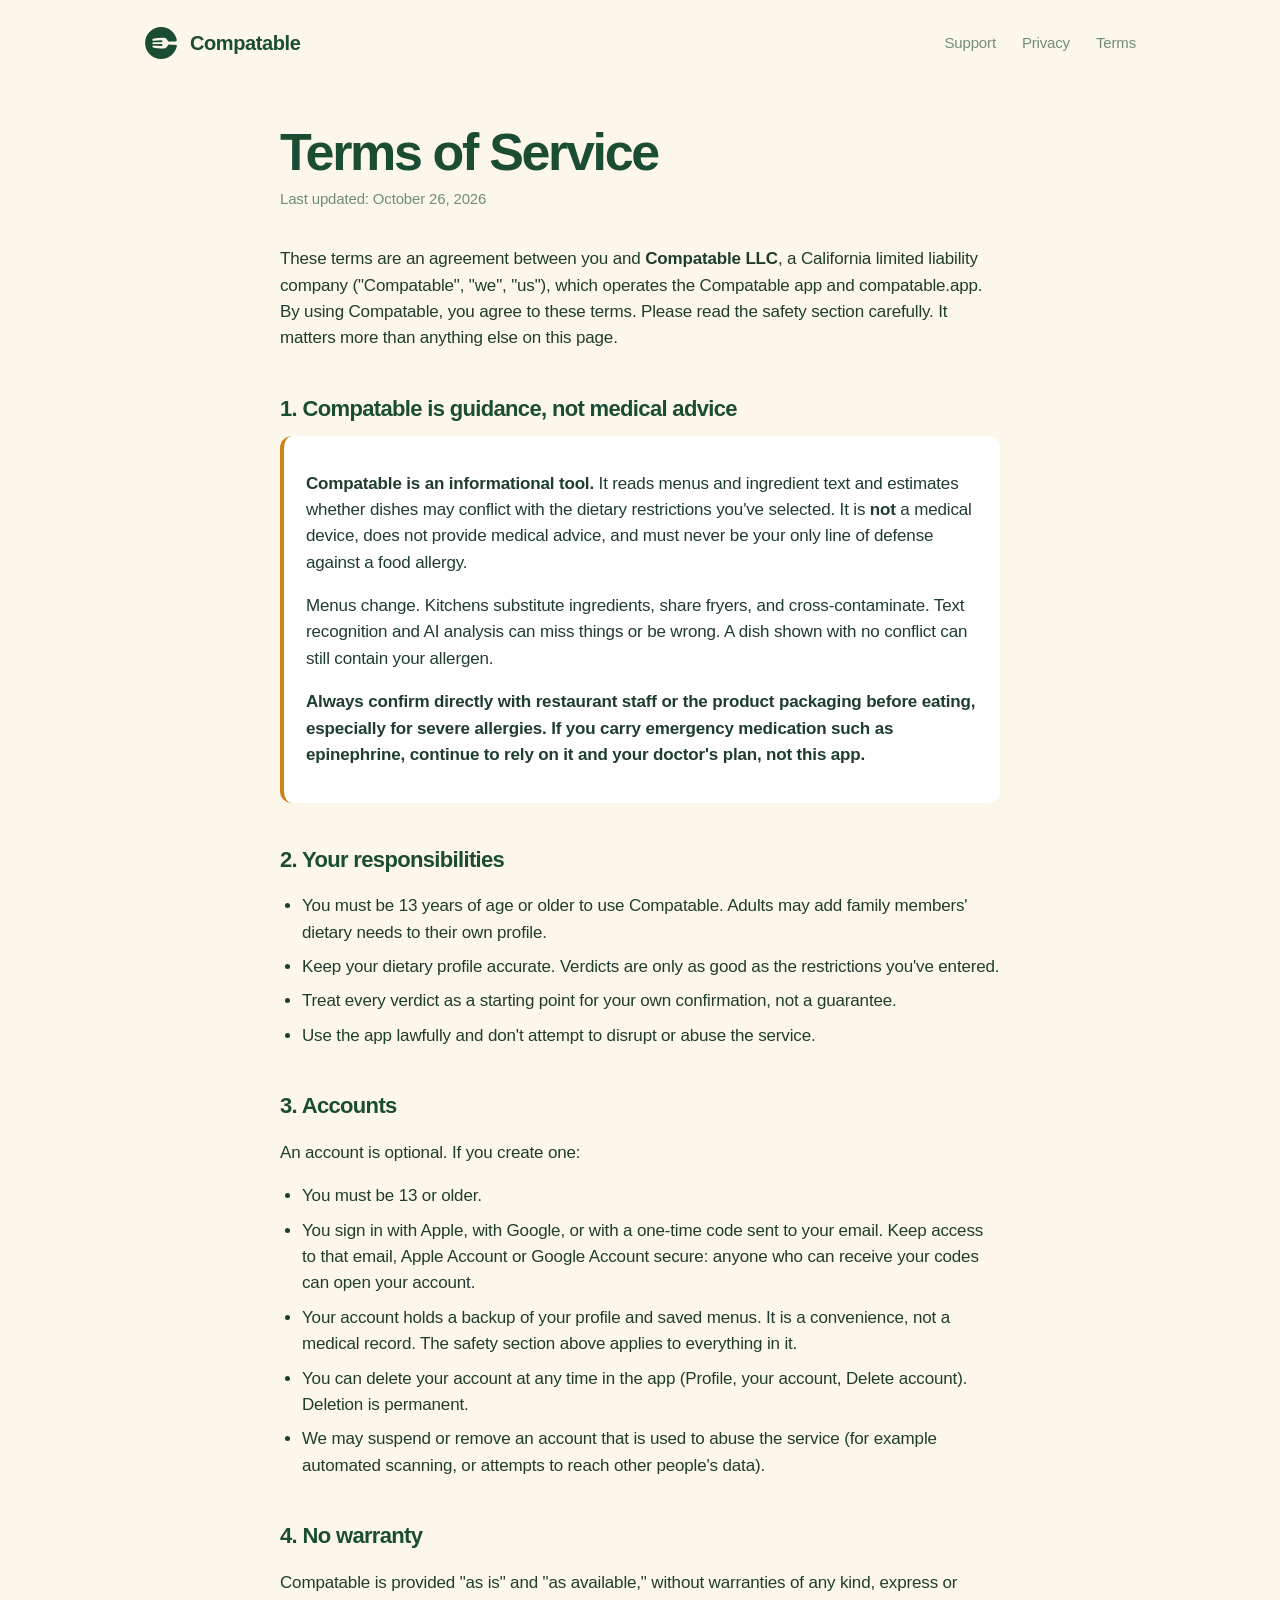
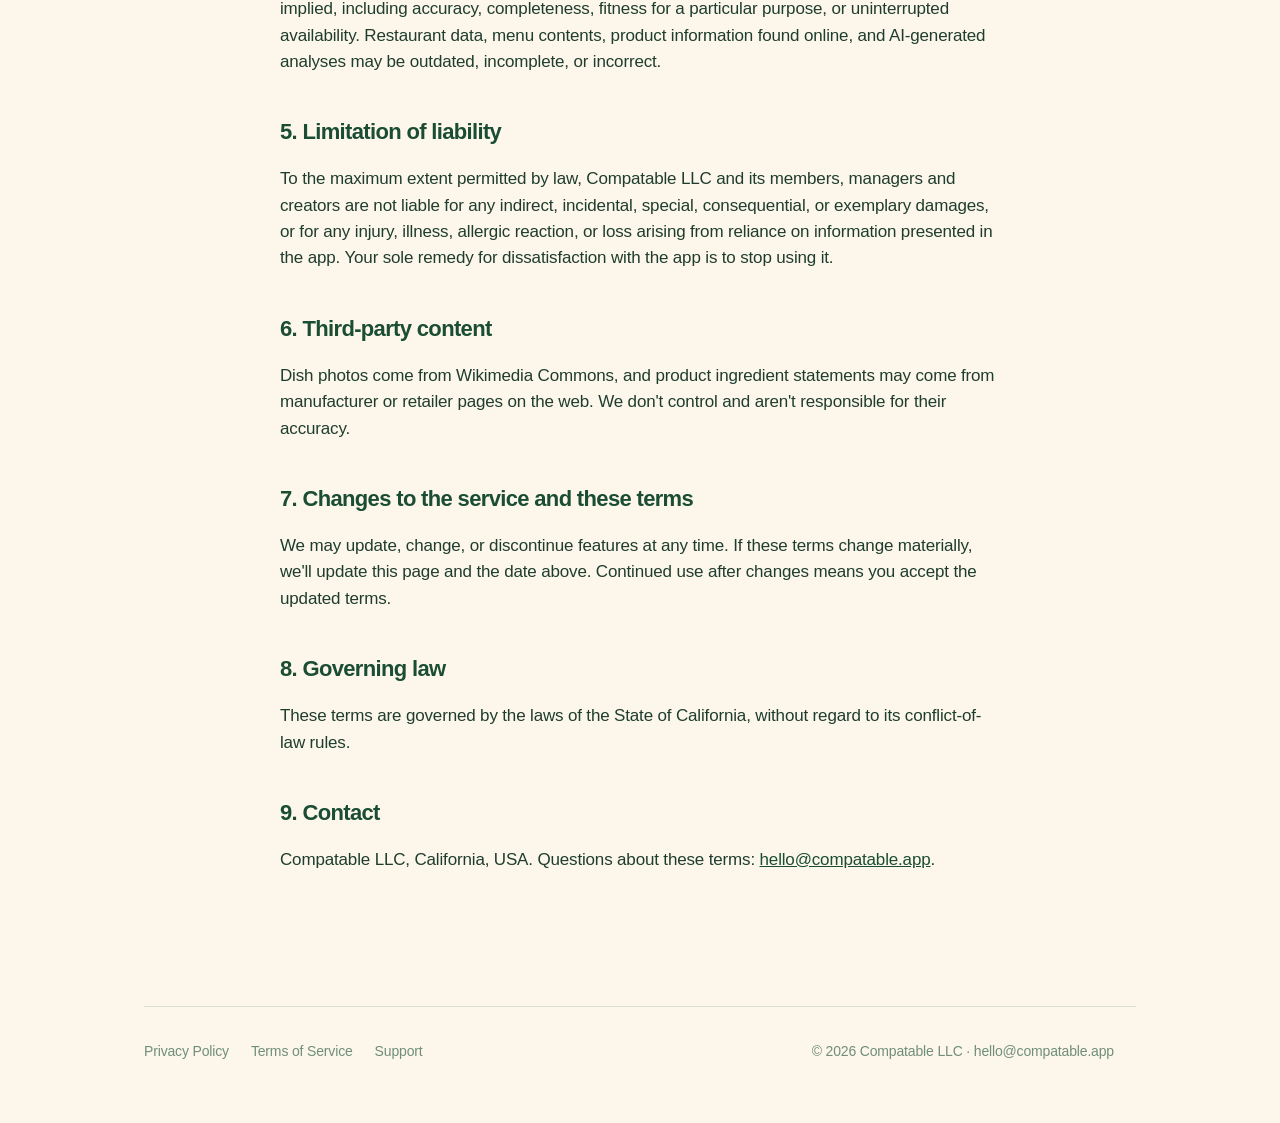
<file: terms.html>
<!DOCTYPE html>
<html lang="en">
<head>
<meta charset="utf-8">
<meta name="viewport" content="width=device-width, initial-scale=1">
<title>Compatable Terms of Service</title>
<meta name="description" content="The terms for using the Compatable app.">
<link rel="stylesheet" href="style.css">
<link rel="icon" href="favicon.svg" type="image/svg+xml">
</head>
<body>
<div class="wrap">
<header class="top">
  <a class="brand" href="/"><svg class="mark" viewBox="-12 -12 418 421" aria-hidden="true"><path fill="currentColor" d="M198.445 0C294.351 0 374.367 68.0342 392.863 158.473C395.002 168.935 386.819 178.306 376.148 178.723L367.674 179.115L331.804 180.427L322.084 180.881L298.651 181.78C290.096 182.108 283.095 176.265 279.748 168.385C271.476 148.898 252.922 135.293 231.57 133.781C224.228 133.257 217.253 133.589 209.894 133.781C172.541 134.769 135.653 139.278 99.2744 147.396C94.1339 148.54 90.9754 152.761 90.335 157.602C89.9314 160.651 90.4405 163.911 92.002 166.401C94.6161 170.596 98.7567 172.273 103.748 171.924L203.429 164.994C209.92 164.54 214.92 170.561 215.069 176.424C215.21 181.938 210.674 188.3 204.306 188.317L101.187 188.579C96.3355 188.597 92.4319 192.153 91.0547 196.182C89.7651 199.965 90.1595 203.487 92.3613 206.834C94.0105 209.351 97.2302 211.867 101.143 211.867L203.902 212.033C210.376 212.042 215.262 218.15 215.078 223.979C214.894 229.807 209.867 235.81 203.367 235.355L103.783 228.461C97.8795 228.059 92.7475 230.769 90.9316 236.309C88.6862 243.151 91.7391 251.303 99.2656 253.024C116.231 256.913 133.109 260.242 150.549 262.095L173.638 264.542L181.884 265.337L208.543 266.639C216.447 267.023 224.096 267.215 231.974 266.612C254.229 264.9 273.239 250.246 280.73 229.519C283.104 222.954 289.134 218.348 296.112 218.545L296.337 218.552H296.328L321.312 219.539L348.69 220.667L385.324 222.108C390.771 222.292 394.911 227.11 393.983 232.48C377.843 325.862 296.439 396.89 198.445 396.89C88.8474 396.89 0.000263564 308.043 0 198.445C0 88.8472 88.8473 6.60518e-05 198.445 0Z"/></svg>Compatable</a>
  <nav><a href="/support.html">Support</a><a href="/privacy.html">Privacy</a><a href="/terms.html">Terms</a></nav>
</header>

<article>
<h1>Terms of Service</h1>
<p class="updated">Last updated: October 26, 2026</p>
<p>These terms are an agreement between you and <strong>Compatable LLC</strong>, a California limited liability company ("Compatable", "we", "us"), which operates the Compatable app and compatable.app. By using Compatable, you agree to these terms. Please read the safety section carefully. It matters more than anything else on this page.</p>

<h2>1. Compatable is guidance, not medical advice</h2>
<div class="callout">
<p><strong>Compatable is an informational tool.</strong> It reads menus and ingredient text and estimates whether dishes may conflict with the dietary restrictions you've selected. It is <strong>not</strong> a medical device, does not provide medical advice, and must never be your only line of defense against a food allergy.</p>
<p>Menus change. Kitchens substitute ingredients, share fryers, and cross-contaminate. Text recognition and AI analysis can miss things or be wrong. A dish shown with no conflict can still contain your allergen.</p>
<p><strong>Always confirm directly with restaurant staff or the product packaging before eating, especially for severe allergies. If you carry emergency medication such as epinephrine, continue to rely on it and your doctor's plan, not this app.</strong></p>
</div>

<h2>2. Your responsibilities</h2>
<ul>
  <li>You must be 13 years of age or older to use Compatable. Adults may add family members' dietary needs to their own profile.</li>
  <li>Keep your dietary profile accurate. Verdicts are only as good as the restrictions you've entered.</li>
  <li>Treat every verdict as a starting point for your own confirmation, not a guarantee.</li>
  <li>Use the app lawfully and don't attempt to disrupt or abuse the service.</li>
</ul>

<h2>3. Accounts</h2>
<p>An account is optional. If you create one:</p>
<ul>
  <li>You must be 13 or older.</li>
  <li>You sign in with Apple, with Google, or with a one-time code sent to your email. Keep access to that email, Apple Account or Google Account secure: anyone who can receive your codes can open your account.</li>
  <li>Your account holds a backup of your profile and saved menus. It is a convenience, not a medical record. The safety section above applies to everything in it.</li>
  <li>You can delete your account at any time in the app (Profile, your account, Delete account). Deletion is permanent.</li>
  <li>We may suspend or remove an account that is used to abuse the service (for example automated scanning, or attempts to reach other people's data).</li>
</ul>

<h2>4. No warranty</h2>
<p>Compatable is provided "as is" and "as available," without warranties of any kind, express or implied, including accuracy, completeness, fitness for a particular purpose, or uninterrupted availability. Restaurant data, menu contents, product information found online, and AI-generated analyses may be outdated, incomplete, or incorrect.</p>

<h2>5. Limitation of liability</h2>
<p>To the maximum extent permitted by law, Compatable LLC and its members, managers and creators are not liable for any indirect, incidental, special, consequential, or exemplary damages, or for any injury, illness, allergic reaction, or loss arising from reliance on information presented in the app. Your sole remedy for dissatisfaction with the app is to stop using it.</p>

<h2>6. Third-party content</h2>
<p>Dish photos come from Wikimedia Commons, and product ingredient statements may come from manufacturer or retailer pages on the web. We don't control and aren't responsible for their accuracy.</p>

<h2>7. Changes to the service and these terms</h2>
<p>We may update, change, or discontinue features at any time. If these terms change materially, we'll update this page and the date above. Continued use after changes means you accept the updated terms.</p>

<h2>8. Governing law</h2>
<p>These terms are governed by the laws of the State of California, without regard to its conflict-of-law rules.</p>

<h2>9. Contact</h2>
<p>Compatable LLC, California, USA. Questions about these terms: <a href="mailto:hello@compatable.app">hello@compatable.app</a>.</p>
</article>

<footer>
  <div><a href="/privacy.html">Privacy Policy</a><a href="/terms.html">Terms of Service</a><a href="/support.html">Support</a></div>
  <div>&copy; 2026 Compatable LLC &middot; <a href="mailto:hello@compatable.app">hello@compatable.app</a></div>
</footer>
</div>
</body>
</html>
</file>
<file: style.css>
:root{--cream:#FDF7EB;--ink:#1A4D33;--green:#2E7A54;--amber:#CC8219;--red:#B83329;--soft:rgba(26,77,51,.62);--line:rgba(26,77,51,.14);--card:#fff}
*{box-sizing:border-box}
html{color-scheme:light;scroll-behavior:smooth}
[id]{scroll-margin-top:24px}
body{margin:0;background:var(--cream);color:var(--ink);font-family:"Helvetica Neue",Helvetica,Arial,-apple-system,BlinkMacSystemFont,sans-serif;line-height:1.55;-webkit-font-smoothing:antialiased;letter-spacing:-.01em}
a{color:var(--ink)}
.wrap{max-width:1040px;margin:0 auto;padding:0 24px}
header.top{display:flex;align-items:center;justify-content:space-between;padding:26px 0}
.brand{display:flex;align-items:center;gap:12px;text-decoration:none;font-weight:700;font-size:20px;letter-spacing:-.02em}
.brand .mark{width:34px;height:34px}
nav a{margin-left:26px;text-decoration:none;font-size:15px;color:var(--soft)}
nav a:hover{color:var(--ink)}
.hero{padding:96px 0 72px;text-align:center}
.hero .mark{width:112px;height:112px;margin:0 auto 28px;display:block}
h1{font-size:clamp(44px,7vw,84px);line-height:1.02;letter-spacing:-.045em;margin:0 0 22px;font-weight:700}
.lede{font-size:clamp(18px,2.2vw,24px);color:var(--soft);max-width:600px;margin:0 auto 40px;line-height:1.4}
.cta{display:inline-flex;align-items:center;gap:10px;background:var(--ink);color:var(--cream);text-decoration:none;font-weight:700;font-size:17px;padding:18px 30px;border-radius:999px}
.cta.quiet{background:transparent;color:var(--ink);border:1px solid var(--line)}
.ctas{display:flex;gap:12px;justify-content:center;flex-wrap:wrap}
.note{margin:18px 0 0;font-size:14px;color:var(--soft)}
.grid{display:grid;grid-template-columns:repeat(3,1fr);gap:18px;margin:56px 0 0}
.card{background:var(--card);border-radius:22px;padding:30px 28px 32px;text-align:left}
.card h3{margin:0 0 10px;font-size:22px;letter-spacing:-.03em}
.card p{margin:0;color:var(--soft);font-size:16px}
.card .dot{width:14px;height:14px;border-radius:50%;display:inline-block;margin-right:8px;vertical-align:-1px}
.verdicts{display:flex;gap:14px;flex-wrap:nowrap;white-space:nowrap;margin:16px 0 0;font-size:13px;font-weight:600}
.verdicts span span.dot{width:12px;height:12px;margin-right:6px}
.section{padding:88px 0 0}
.section h2{font-size:clamp(30px,4vw,46px);letter-spacing:-.04em;line-height:1.05;margin:0 0 14px}
.section .lede{margin:0 0 30px;text-align:left;max-width:640px}
.two{display:grid;grid-template-columns:1.1fr 1fr;gap:40px;align-items:center}
.phone{background:#fff;border-radius:34px;padding:22px;box-shadow:0 30px 60px rgba(26,77,51,.10)}
.phone .row{display:flex;align-items:center;justify-content:space-between;padding:14px 4px;border-bottom:1px solid var(--line);font-weight:600;font-size:16px}
.phone .row:last-child{border:0}
.tag{font-size:12px;font-weight:700;padding:5px 10px;border-radius:999px;color:#fff}
.tag.ok{background:var(--green)}.tag.ask{background:var(--amber)}.tag.no{background:var(--red)}
.safety{margin:88px 0 0;background:#fff;border-radius:22px;padding:30px 28px;color:var(--ink)}
.safety strong{display:block;font-size:18px;margin-bottom:6px;letter-spacing:-.02em}
.safety p{margin:0;color:var(--soft)}
footer{margin:96px 0 0;padding:34px 0 60px;border-top:1px solid var(--line);display:flex;justify-content:space-between;flex-wrap:wrap;gap:14px;font-size:14px;color:var(--soft)}
footer a{color:var(--soft);text-decoration:none;margin-right:22px}
footer a:hover{color:var(--ink)}
article{max-width:720px;margin:0 auto;padding:40px 0 20px}
article h1{font-size:clamp(34px,5vw,52px);text-align:left;margin-bottom:8px}
article .updated{color:var(--soft);font-size:15px;margin:0 0 36px}
article h2{font-size:22px;letter-spacing:-.03em;margin:40px 0 10px}
article p,article li{font-size:17px;color:#1f3d2e}
article ul{padding-left:22px}
article li{margin:8px 0}
article .callout{background:#fff;border-left:4px solid var(--amber);padding:18px 22px;border-radius:12px}
@media(max-width:760px){.grid{grid-template-columns:1fr}.two{grid-template-columns:1fr}.hero{padding:64px 0 48px}nav a{margin-left:16px}}

.hero.beta{text-align:left;padding-top:72px}
.hero.beta h1{font-size:clamp(40px,6vw,72px)}
.hero.beta .lede{margin:0 0 36px}
.steps{list-style:none;padding:0;margin:0;max-width:640px}
.steps li{display:flex;gap:18px;padding:22px 0;border-top:1px solid var(--line)}
.steps li:last-child{border-bottom:1px solid var(--line)}
.steps .n{flex:0 0 34px;height:34px;border-radius:50%;background:var(--ink);color:var(--cream);font-weight:700;display:flex;align-items:center;justify-content:center;font-size:15px}
.steps li div{display:flex;flex-direction:column;gap:6px}
.steps strong{font-size:20px;letter-spacing:-.02em}
.steps span:not(.n){color:var(--soft);font-size:16px}
.steps .cta{margin-top:10px;align-self:flex-start}
.steps .mini{font-size:15px;font-weight:600;margin-top:4px}
.qrbox{display:flex;gap:22px;align-items:center;margin:36px 0 0;background:#fff;border-radius:22px;padding:22px 24px;max-width:640px}
.qrbox .qr{flex:0 0 168px;border-radius:8px}
.qrbox p{margin:0;color:var(--soft);font-size:15px}
.qrbox p a{overflow-wrap:anywhere}
@media(max-width:600px){.qrbox{flex-direction:column;align-items:flex-start}}
</file>
